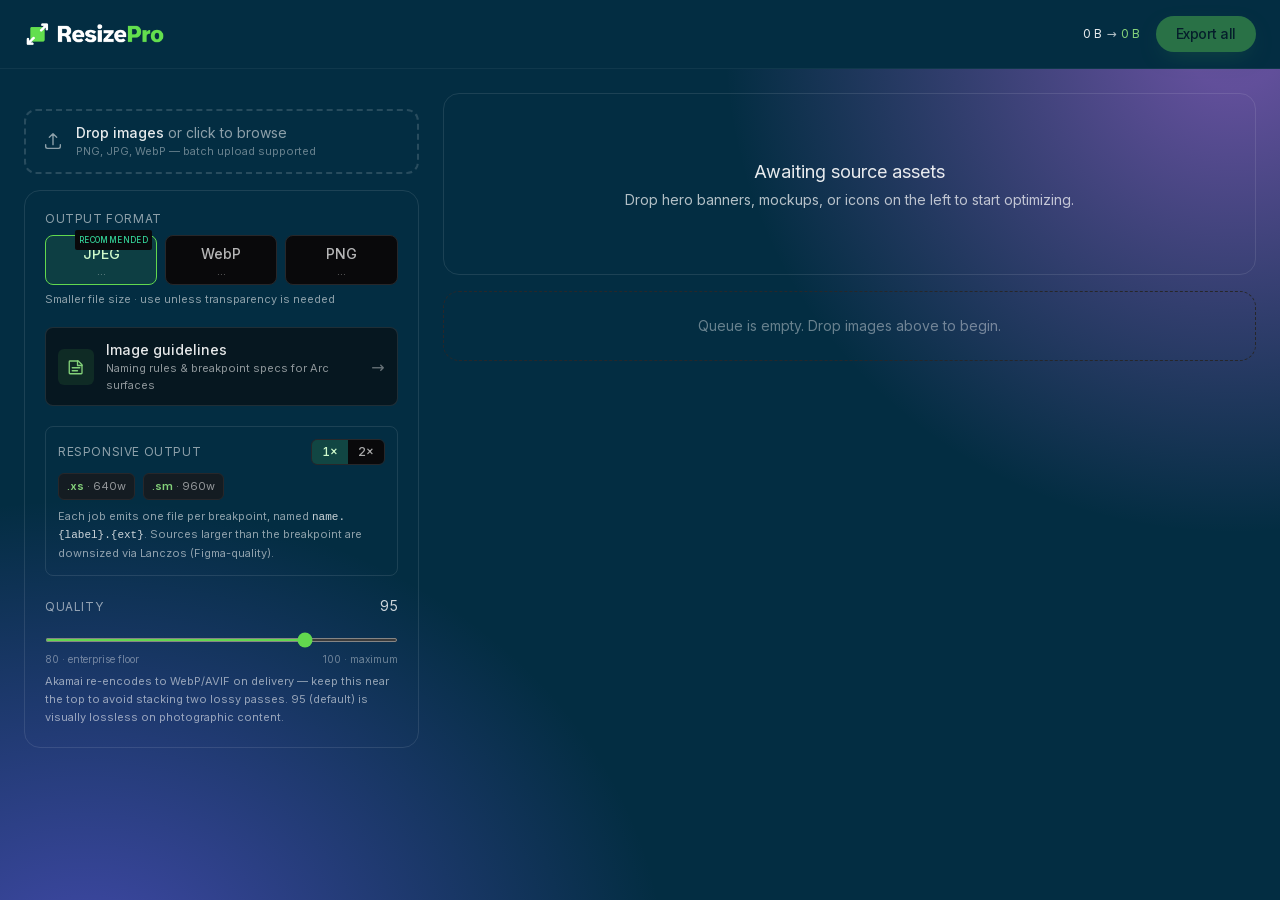
<file: index.html>
<!DOCTYPE html><!--_seUjcA3W_LsJeVqRWP_m--><html lang="en" class="__variable_f367f3"><head><meta charSet="utf-8"/><meta name="viewport" content="width=device-width, initial-scale=1"/><link rel="preload" href="/_next/static/media/e4af272ccee01ff0-s.p.woff2" as="font" crossorigin="" type="font/woff2"/><link rel="preload" as="image" href="/logo.png"/><link rel="stylesheet" href="/_next/static/css/0705d874abd3c13a.css" data-precedence="next"/><link rel="preload" as="script" fetchPriority="low" href="/_next/static/chunks/webpack-d491e9ab592c8439.js"/><script src="/_next/static/chunks/4bd1b696-c023c6e3521b1417.js" async=""></script><script src="/_next/static/chunks/255-d47fd57964443afe.js" async=""></script><script src="/_next/static/chunks/main-app-a6c5872f85f6428b.js" async=""></script><script src="/_next/static/chunks/677-a1a0465b9dfad68f.js" async=""></script><script src="/_next/static/chunks/app/page-4639336bc3e5a184.js" async=""></script><meta name="next-size-adjust" content=""/><title>Resize Pro</title><meta name="description" content="Clean, scalable image processing for enterprise workflow."/><script src="/_next/static/chunks/polyfills-42372ed130431b0a.js" noModule=""></script></head><body class="antialiased font-sans"><div hidden=""><!--$--><!--/$--></div><main class="min-h-screen text-white/90"><header class="border-b border-white/5 bg-[#032d42] sticky top-0 z-10"><div class="max-w-7xl mx-auto px-6 py-4 flex items-center justify-between gap-4"><div class="flex items-center min-w-0"><img src="/logo.png" alt="Resize Pro" class="h-8 w-auto flex-none"/></div><div class="flex items-center gap-4 text-xs flex-none"><div class="text-white/70 hidden sm:block tabular-nums"><span class="text-white/90">0 B</span><span class="mx-1">→</span><span class="text-snow-300">0 B</span></div><button disabled="" class="arc-btn-primary">Export all</button></div></div></header><div class="max-w-7xl mx-auto px-6 py-6 grid grid-cols-12 gap-6"><aside class="col-span-12 lg:col-span-4 space-y-4"><input id="_R_mavb_" type="file" accept="image/*" multiple="" class="sr-only"/><label for="_R_mavb_" class="relative flex items-center gap-3 rounded-xl border-2 border-dashed transition-all duration-200 cursor-pointer px-4 py-3 text-left border-white/15 hover:border-white/30"><svg width="22" height="22" viewBox="0 0 24 24" fill="none" stroke="currentColor" stroke-width="1.5" class="flex-none text-white/55"><path d="M12 16V4M12 4l-4 4m4-4l4 4" stroke-linecap="round" stroke-linejoin="round"></path><path d="M4 16v2a2 2 0 002 2h12a2 2 0 002-2v-2" stroke-linecap="round" stroke-linejoin="round"></path></svg><div class="min-w-0"><div class="text-sm"><span class="text-white/90 font-medium">Drop images</span><span class="text-white/55"> or click to browse</span></div><div class="text-[11px] text-white/40">PNG, JPG, WebP — batch upload supported</div></div></label><div class="rounded-2xl border border-white/10 p-5 space-y-5"><div><div class="text-xs uppercase tracking-wider text-white/55 mb-2">Output format</div><div class="grid grid-cols-3 gap-2"><button class="rounded-lg px-2 py-2 text-sm font-medium border transition-colors flex flex-col items-center gap-0.5 relative border-snow-400 bg-snow-400/10 text-snow-100" title="Smaller file size · use unless transparency is needed"><span>JPEG</span><span class="text-[10px] tabular-nums leading-none text-white/40">…</span><span class="absolute -top-1.5 right-1 text-[8px] uppercase tracking-wider text-emerald-400 bg-zinc-950 px-1 rounded-sm">recommended</span></button><button class="rounded-lg px-2 py-2 text-sm font-medium border transition-colors flex flex-col items-center gap-0.5 relative border-zinc-800 bg-zinc-950 text-white/70 hover:text-white/90 hover:border-zinc-700" title="Clean upload, Akamai converts on delivery"><span>WebP</span><span class="text-[10px] tabular-nums leading-none text-white/40">…</span></button><button class="rounded-lg px-2 py-2 text-sm font-medium border transition-colors flex flex-col items-center gap-0.5 relative border-zinc-800 bg-zinc-950 text-white/70 hover:text-white/90 hover:border-zinc-700" title="Lossless · use only when transparency is needed (logos, icons with alpha)"><span>PNG</span><span class="text-[10px] tabular-nums leading-none text-white/40">…</span></button></div><div class="mt-1.5 text-[11px] text-white/55">Smaller file size · use unless transparency is needed</div></div><button type="button" class="w-full rounded-lg border border-white/10 bg-zinc-950/60 hover:border-snow-400/40 hover:bg-snow-400/5 p-3 text-left transition-colors group" aria-label="Open image guidelines"><div class="flex items-center gap-3"><span class="size-9 rounded-md bg-snow-400/10 text-snow-300 flex items-center justify-center flex-none"><svg width="18" height="18" viewBox="0 0 24 24" fill="none" stroke="currentColor" stroke-width="1.75" stroke-linecap="round" stroke-linejoin="round" aria-hidden="true"><path d="M4 4h11l5 5v11a1 1 0 01-1 1H4a1 1 0 01-1-1V5a1 1 0 011-1z"></path><path d="M14 4v6h6"></path><path d="M7 13h10M7 17h7"></path></svg></span><div class="min-w-0 flex-1"><div class="text-sm font-medium text-white/90">Image guidelines</div><div class="text-[11px] text-white/55">Naming rules &amp; breakpoint specs for Arc surfaces</div></div><span class="text-white/40 group-hover:text-white/70 transition-colors">→</span></div></button><div class="rounded-lg border border-white/10 p-3"><div class="flex items-center justify-between gap-3 mb-2"><div class="text-xs uppercase tracking-wider text-white/55">Responsive output</div><div class="inline-flex rounded-md border border-zinc-800 overflow-hidden"><button class="px-2.5 py-1 text-xs font-medium tabular-nums transition-colors bg-snow-400/15 text-snow-100" title="Native breakpoint widths">1<!-- -->×</button><button class="px-2.5 py-1 text-xs font-medium tabular-nums transition-colors bg-zinc-950 text-white/65 hover:text-white/90" title="Retina · 2× width per breakpoint">2<!-- -->×</button></div></div><div class="flex gap-2 flex-wrap text-[11px]"><span class="rounded-md border border-zinc-800 bg-zinc-900/80 px-2 py-1 tabular-nums"><span class="text-snow-300 font-semibold">.<!-- -->xs</span><span class="text-white/55"> · <!-- -->640<!-- -->w</span></span><span class="rounded-md border border-zinc-800 bg-zinc-900/80 px-2 py-1 tabular-nums"><span class="text-snow-300 font-semibold">.<!-- -->sm</span><span class="text-white/55"> · <!-- -->960<!-- -->w</span></span></div><div class="mt-2 text-[11px] text-white/55 leading-relaxed">Each job emits one file per breakpoint, named<!-- --> <code class="text-white/80">name.{label}.{ext}</code>.<!-- --> <!-- -->Sources larger than the breakpoint are downsized via Lanczos (Figma-quality).</div></div><div><div class="flex justify-between items-baseline mb-2"><span class="text-xs uppercase tracking-wider text-white/55">Quality</span><span class="text-sm tabular-nums text-white/80">95</span></div><input type="range" min="80" max="100" step="1" class="w-full accent-snow-400" value="95"/><div class="flex justify-between text-[10px] text-white/40 mt-1"><span>80 · enterprise floor</span><span>100 · maximum</span></div><div class="mt-1.5 text-[11px] text-white/55 leading-relaxed">Akamai re-encodes to WebP/AVIF on delivery — keep this near the top to avoid stacking two lossy passes. 95 (default) is visually lossless on photographic content.</div></div></div></aside><section class="col-span-12 lg:col-span-8 space-y-4"><div class="rounded-2xl border border-white/10 p-16 text-center text-white/70"><div class="text-lg text-white/90 mb-1">Awaiting source assets</div><div class="text-sm">Drop hero banners, mockups, or icons on the left to start optimizing.</div></div><div class="rounded-2xl border border-dashed border-zinc-800 p-6 text-center text-sm text-white/40">Queue is empty. Drop images above to begin.</div></section></div></main><!--$--><!--/$--><script src="/_next/static/chunks/webpack-d491e9ab592c8439.js" id="_R_" async=""></script><script>(self.__next_f=self.__next_f||[]).push([0])</script><script>self.__next_f.push([1,"1:\"$Sreact.fragment\"\n2:I[9766,[],\"\"]\n3:I[8924,[],\"\"]\n4:I[1959,[],\"ClientPageRoot\"]\n5:I[2794,[\"677\",\"static/chunks/677-a1a0465b9dfad68f.js\",\"974\",\"static/chunks/app/page-4639336bc3e5a184.js\"],\"default\"]\n8:I[4431,[],\"OutletBoundary\"]\na:I[5278,[],\"AsyncMetadataOutlet\"]\nc:I[4431,[],\"ViewportBoundary\"]\ne:I[4431,[],\"MetadataBoundary\"]\nf:\"$Sreact.suspense\"\n11:I[7150,[],\"\"]\n:HL[\"/_next/static/media/e4af272ccee01ff0-s.p.woff2\",\"font\",{\"crossOrigin\":\"\",\"type\":\"font/woff2\"}]\n:HL[\"/_next/static/css/0705d874abd3c13a.css\",\"style\"]\n"])</script><script>self.__next_f.push([1,"0:{\"P\":null,\"b\":\"-seUjcA3W-LsJeVqRWP-m\",\"p\":\"\",\"c\":[\"\",\"\"],\"i\":false,\"f\":[[[\"\",{\"children\":[\"__PAGE__\",{}]},\"$undefined\",\"$undefined\",true],[\"\",[\"$\",\"$1\",\"c\",{\"children\":[[[\"$\",\"link\",\"0\",{\"rel\":\"stylesheet\",\"href\":\"/_next/static/css/0705d874abd3c13a.css\",\"precedence\":\"next\",\"crossOrigin\":\"$undefined\",\"nonce\":\"$undefined\"}]],[\"$\",\"html\",null,{\"lang\":\"en\",\"className\":\"__variable_f367f3\",\"children\":[\"$\",\"body\",null,{\"className\":\"antialiased font-sans\",\"children\":[\"$\",\"$L2\",null,{\"parallelRouterKey\":\"children\",\"error\":\"$undefined\",\"errorStyles\":\"$undefined\",\"errorScripts\":\"$undefined\",\"template\":[\"$\",\"$L3\",null,{}],\"templateStyles\":\"$undefined\",\"templateScripts\":\"$undefined\",\"notFound\":[[[\"$\",\"title\",null,{\"children\":\"404: This page could not be found.\"}],[\"$\",\"div\",null,{\"style\":{\"fontFamily\":\"system-ui,\\\"Segoe UI\\\",Roboto,Helvetica,Arial,sans-serif,\\\"Apple Color Emoji\\\",\\\"Segoe UI Emoji\\\"\",\"height\":\"100vh\",\"textAlign\":\"center\",\"display\":\"flex\",\"flexDirection\":\"column\",\"alignItems\":\"center\",\"justifyContent\":\"center\"},\"children\":[\"$\",\"div\",null,{\"children\":[[\"$\",\"style\",null,{\"dangerouslySetInnerHTML\":{\"__html\":\"body{color:#000;background:#fff;margin:0}.next-error-h1{border-right:1px solid rgba(0,0,0,.3)}@media (prefers-color-scheme:dark){body{color:#fff;background:#000}.next-error-h1{border-right:1px solid rgba(255,255,255,.3)}}\"}}],[\"$\",\"h1\",null,{\"className\":\"next-error-h1\",\"style\":{\"display\":\"inline-block\",\"margin\":\"0 20px 0 0\",\"padding\":\"0 23px 0 0\",\"fontSize\":24,\"fontWeight\":500,\"verticalAlign\":\"top\",\"lineHeight\":\"49px\"},\"children\":404}],[\"$\",\"div\",null,{\"style\":{\"display\":\"inline-block\"},\"children\":[\"$\",\"h2\",null,{\"style\":{\"fontSize\":14,\"fontWeight\":400,\"lineHeight\":\"49px\",\"margin\":0},\"children\":\"This page could not be found.\"}]}]]}]}]],[]],\"forbidden\":\"$undefined\",\"unauthorized\":\"$undefined\"}]}]}]]}],{\"children\":[\"__PAGE__\",[\"$\",\"$1\",\"c\",{\"children\":[[\"$\",\"$L4\",null,{\"Component\":\"$5\",\"searchParams\":{},\"params\":{},\"promises\":[\"$@6\",\"$@7\"]}],null,[\"$\",\"$L8\",null,{\"children\":[\"$L9\",[\"$\",\"$La\",null,{\"promise\":\"$@b\"}]]}]]}],{},null,false]},null,false],[\"$\",\"$1\",\"h\",{\"children\":[null,[[\"$\",\"$Lc\",null,{\"children\":\"$Ld\"}],[\"$\",\"meta\",null,{\"name\":\"next-size-adjust\",\"content\":\"\"}]],[\"$\",\"$Le\",null,{\"children\":[\"$\",\"div\",null,{\"hidden\":true,\"children\":[\"$\",\"$f\",null,{\"fallback\":null,\"children\":\"$L10\"}]}]}]]}],false]],\"m\":\"$undefined\",\"G\":[\"$11\",[]],\"s\":false,\"S\":true}\n"])</script><script>self.__next_f.push([1,"6:{}\n7:\"$0:f:0:1:2:children:1:props:children:0:props:params\"\n"])</script><script>self.__next_f.push([1,"d:[[\"$\",\"meta\",\"0\",{\"charSet\":\"utf-8\"}],[\"$\",\"meta\",\"1\",{\"name\":\"viewport\",\"content\":\"width=device-width, initial-scale=1\"}]]\n9:null\n"])</script><script>self.__next_f.push([1,"b:{\"metadata\":[[\"$\",\"title\",\"0\",{\"children\":\"Resize Pro\"}],[\"$\",\"meta\",\"1\",{\"name\":\"description\",\"content\":\"Clean, scalable image processing for enterprise workflow.\"}]],\"error\":null,\"digest\":\"$undefined\"}\n"])</script><script>self.__next_f.push([1,"10:\"$b:metadata\"\n"])</script></body></html>
</file>
<file: _next/static/css/0705d874abd3c13a.css>
*,:after,:before{--tw-border-spacing-x:0;--tw-border-spacing-y:0;--tw-translate-x:0;--tw-translate-y:0;--tw-rotate:0;--tw-skew-x:0;--tw-skew-y:0;--tw-scale-x:1;--tw-scale-y:1;--tw-pan-x: ;--tw-pan-y: ;--tw-pinch-zoom: ;--tw-scroll-snap-strictness:proximity;--tw-gradient-from-position: ;--tw-gradient-via-position: ;--tw-gradient-to-position: ;--tw-ordinal: ;--tw-slashed-zero: ;--tw-numeric-figure: ;--tw-numeric-spacing: ;--tw-numeric-fraction: ;--tw-ring-inset: ;--tw-ring-offset-width:0px;--tw-ring-offset-color:#fff;--tw-ring-color:rgb(59 130 246/0.5);--tw-ring-offset-shadow:0 0 #0000;--tw-ring-shadow:0 0 #0000;--tw-shadow:0 0 #0000;--tw-shadow-colored:0 0 #0000;--tw-blur: ;--tw-brightness: ;--tw-contrast: ;--tw-grayscale: ;--tw-hue-rotate: ;--tw-invert: ;--tw-saturate: ;--tw-sepia: ;--tw-drop-shadow: ;--tw-backdrop-blur: ;--tw-backdrop-brightness: ;--tw-backdrop-contrast: ;--tw-backdrop-grayscale: ;--tw-backdrop-hue-rotate: ;--tw-backdrop-invert: ;--tw-backdrop-opacity: ;--tw-backdrop-saturate: ;--tw-backdrop-sepia: ;--tw-contain-size: ;--tw-contain-layout: ;--tw-contain-paint: ;--tw-contain-style: }::backdrop{--tw-border-spacing-x:0;--tw-border-spacing-y:0;--tw-translate-x:0;--tw-translate-y:0;--tw-rotate:0;--tw-skew-x:0;--tw-skew-y:0;--tw-scale-x:1;--tw-scale-y:1;--tw-pan-x: ;--tw-pan-y: ;--tw-pinch-zoom: ;--tw-scroll-snap-strictness:proximity;--tw-gradient-from-position: ;--tw-gradient-via-position: ;--tw-gradient-to-position: ;--tw-ordinal: ;--tw-slashed-zero: ;--tw-numeric-figure: ;--tw-numeric-spacing: ;--tw-numeric-fraction: ;--tw-ring-inset: ;--tw-ring-offset-width:0px;--tw-ring-offset-color:#fff;--tw-ring-color:rgb(59 130 246/0.5);--tw-ring-offset-shadow:0 0 #0000;--tw-ring-shadow:0 0 #0000;--tw-shadow:0 0 #0000;--tw-shadow-colored:0 0 #0000;--tw-blur: ;--tw-brightness: ;--tw-contrast: ;--tw-grayscale: ;--tw-hue-rotate: ;--tw-invert: ;--tw-saturate: ;--tw-sepia: ;--tw-drop-shadow: ;--tw-backdrop-blur: ;--tw-backdrop-brightness: ;--tw-backdrop-contrast: ;--tw-backdrop-grayscale: ;--tw-backdrop-hue-rotate: ;--tw-backdrop-invert: ;--tw-backdrop-opacity: ;--tw-backdrop-saturate: ;--tw-backdrop-sepia: ;--tw-contain-size: ;--tw-contain-layout: ;--tw-contain-paint: ;--tw-contain-style: }/*
! tailwindcss v3.4.19 | MIT License | https://tailwindcss.com
*/*,:after,:before{box-sizing:border-box;border:0 solid #e5e7eb}:after,:before{--tw-content:""}:host,html{line-height:1.5;-webkit-text-size-adjust:100%;-moz-tab-size:4;-o-tab-size:4;tab-size:4;font-family:var(--font-inter),system-ui,-apple-system,sans-serif;font-feature-settings:normal;font-variation-settings:normal;-webkit-tap-highlight-color:transparent}body{margin:0;line-height:inherit}hr{height:0;color:inherit;border-top-width:1px}abbr:where([title]){-webkit-text-decoration:underline dotted;text-decoration:underline dotted}h1,h2,h3,h4,h5,h6{font-size:inherit;font-weight:inherit}a{color:inherit;text-decoration:inherit}b,strong{font-weight:bolder}code,kbd,pre,samp{font-family:ui-monospace,SFMono-Regular,Menlo,Monaco,Consolas,Liberation Mono,Courier New,monospace;font-feature-settings:normal;font-variation-settings:normal;font-size:1em}small{font-size:80%}sub,sup{font-size:75%;line-height:0;position:relative;vertical-align:baseline}sub{bottom:-.25em}sup{top:-.5em}table{text-indent:0;border-color:inherit;border-collapse:collapse}button,input,optgroup,select,textarea{font-family:inherit;font-feature-settings:inherit;font-variation-settings:inherit;font-size:100%;font-weight:inherit;line-height:inherit;letter-spacing:inherit;color:inherit;margin:0;padding:0}button,select{text-transform:none}button,input:where([type=button]),input:where([type=reset]),input:where([type=submit]){-webkit-appearance:button;background-color:transparent;background-image:none}:-moz-focusring{outline:auto}:-moz-ui-invalid{box-shadow:none}progress{vertical-align:baseline}::-webkit-inner-spin-button,::-webkit-outer-spin-button{height:auto}[type=search]{-webkit-appearance:textfield;outline-offset:-2px}::-webkit-search-decoration{-webkit-appearance:none}::-webkit-file-upload-button{-webkit-appearance:button;font:inherit}summary{display:list-item}blockquote,dd,dl,figure,h1,h2,h3,h4,h5,h6,hr,p,pre{margin:0}fieldset{margin:0}fieldset,legend{padding:0}menu,ol,ul{list-style:none;margin:0;padding:0}dialog{padding:0}textarea{resize:vertical}input::-moz-placeholder,textarea::-moz-placeholder{opacity:1;color:#9ca3af}input::placeholder,textarea::placeholder{opacity:1;color:#9ca3af}[role=button],button{cursor:pointer}:disabled{cursor:default}audio,canvas,embed,iframe,img,object,svg,video{display:block;vertical-align:middle}img,video{max-width:100%;height:auto}[hidden]:where(:not([hidden=until-found])){display:none}.container{width:100%}@media (min-width:640px){.container{max-width:640px}}@media (min-width:768px){.container{max-width:768px}}@media (min-width:1024px){.container{max-width:1024px}}@media (min-width:1280px){.container{max-width:1280px}}@media (min-width:1536px){.container{max-width:1536px}}.arc-btn-primary{display:inline-flex;align-items:center;justify-content:center;gap:.5rem;border-radius:9999px;--tw-bg-opacity:1;background-color:rgb(98 216 78/var(--tw-bg-opacity,1));padding:.5rem 1.25rem;font-size:.875rem;line-height:1.25rem;font-weight:500;letter-spacing:-.025em;--tw-text-opacity:1;color:rgb(9 9 11/var(--tw-text-opacity,1));--tw-shadow:0 8px 24px -8px rgba(98,216,78,0.45);--tw-shadow-colored:0 8px 24px -8px var(--tw-shadow-color);box-shadow:var(--tw-ring-offset-shadow,0 0 #0000),var(--tw-ring-shadow,0 0 #0000),var(--tw-shadow);transition-property:color,background-color,border-color,text-decoration-color,fill,stroke;transition-timing-function:cubic-bezier(.4,0,.2,1);transition-duration:.15s}.arc-btn-primary:hover{--tw-bg-opacity:1;background-color:rgb(132 210 122/var(--tw-bg-opacity,1))}.arc-btn-primary:focus-visible{--tw-shadow:0 0 0 3px rgba(98,216,78,0.35);--tw-shadow-colored:0 0 0 3px var(--tw-shadow-color);box-shadow:var(--tw-ring-offset-shadow,0 0 #0000),var(--tw-ring-shadow,0 0 #0000),var(--tw-shadow);outline:2px solid transparent;outline-offset:2px}.arc-btn-primary:active{--tw-bg-opacity:1;background-color:rgb(62 186 43/var(--tw-bg-opacity,1))}.arc-btn-primary:disabled{cursor:not-allowed;opacity:.4}.arc-btn-secondary{display:inline-flex;align-items:center;justify-content:center;gap:.5rem;border-radius:9999px;border-width:1px;border-color:rgb(255 255 255/.15);background-color:rgb(255 255 255/.03);padding:.375rem 1rem;font-size:.875rem;line-height:1.25rem;font-weight:500;letter-spacing:-.025em;color:rgb(255 255 255/.9);transition-property:color,background-color,border-color,text-decoration-color,fill,stroke;transition-timing-function:cubic-bezier(.4,0,.2,1);transition-duration:.15s}.arc-btn-secondary:hover{border-color:rgb(98 216 78/.6);background-color:rgb(255 255 255/.06)}.arc-btn-secondary:focus-visible{--tw-shadow:0 0 0 3px rgba(98,216,78,0.35);--tw-shadow-colored:0 0 0 3px var(--tw-shadow-color);box-shadow:var(--tw-ring-offset-shadow,0 0 #0000),var(--tw-ring-shadow,0 0 #0000),var(--tw-shadow);outline:2px solid transparent;outline-offset:2px}.arc-btn-secondary:disabled{cursor:not-allowed;opacity:.4}.sr-only{position:absolute;width:1px;height:1px;padding:0;margin:-1px;overflow:hidden;clip:rect(0,0,0,0);white-space:nowrap;border-width:0}.pointer-events-none{pointer-events:none}.static{position:static}.fixed{position:fixed}.absolute{position:absolute}.relative{position:relative}.sticky{position:sticky}.inset-0{inset:0}.-bottom-1\.5{bottom:-.375rem}.-left-1\.5{left:-.375rem}.-right-1\.5{right:-.375rem}.-right-2{right:-.5rem}.-top-1\.5{top:-.375rem}.-top-2{top:-.5rem}.bottom-0{bottom:0}.left-0{left:0}.left-1\/2{left:50%}.left-1\/3{left:33.333333%}.left-2\/3{left:66.666667%}.left-3{left:.75rem}.right-0{right:0}.right-1{right:.25rem}.right-3{right:.75rem}.top-0{top:0}.top-1\/2{top:50%}.top-1\/3{top:33.333333%}.top-2\/3{top:66.666667%}.top-3{top:.75rem}.z-10{z-index:10}.z-50{z-index:50}.col-span-12{grid-column:span 12/span 12}.mx-1{margin-left:.25rem;margin-right:.25rem}.mx-auto{margin-left:auto;margin-right:auto}.mb-1{margin-bottom:.25rem}.mb-2{margin-bottom:.5rem}.mb-3{margin-bottom:.75rem}.ml-1{margin-left:.25rem}.ml-2{margin-left:.5rem}.mr-1{margin-right:.25rem}.mt-1{margin-top:.25rem}.mt-1\.5{margin-top:.375rem}.mt-2{margin-top:.5rem}.block{display:block}.inline-block{display:inline-block}.flex{display:flex}.inline-flex{display:inline-flex}.grid{display:grid}.hidden{display:none}.size-12{width:3rem;height:3rem}.size-3\.5{width:.875rem;height:.875rem}.size-5{width:1.25rem;height:1.25rem}.size-7{width:1.75rem;height:1.75rem}.size-8{width:2rem;height:2rem}.size-9{width:2.25rem;height:2.25rem}.h-4{height:1rem}.h-7{height:1.75rem}.h-8{height:2rem}.h-auto{height:auto}.h-full{height:100%}.h-px{height:1px}.max-h-\[60vh\]{max-height:60vh}.max-h-\[85vh\]{max-height:85vh}.min-h-screen{min-height:100vh}.w-auto{width:auto}.w-full{width:100%}.w-px{width:1px}.min-w-0{min-width:0}.min-w-\[3\.5rem\]{min-width:3.5rem}.max-w-4xl{max-width:56rem}.max-w-7xl{max-width:80rem}.flex-1{flex:1 1 0%}.flex-none{flex:none}.-translate-x-1\/2{--tw-translate-x:-50%}.-translate-x-1\/2,.-translate-y-1\/2{transform:translate(var(--tw-translate-x),var(--tw-translate-y)) rotate(var(--tw-rotate)) skewX(var(--tw-skew-x)) skewY(var(--tw-skew-y)) scaleX(var(--tw-scale-x)) scaleY(var(--tw-scale-y))}.-translate-y-1\/2{--tw-translate-y:-50%}@keyframes spin{to{transform:rotate(1turn)}}.animate-spin{animation:spin 1s linear infinite}.cursor-crosshair{cursor:crosshair}.cursor-move{cursor:move}.cursor-nesw-resize{cursor:nesw-resize}.cursor-not-allowed{cursor:not-allowed}.cursor-nwse-resize{cursor:nwse-resize}.cursor-pointer{cursor:pointer}.touch-none{touch-action:none}.select-none{-webkit-user-select:none;-moz-user-select:none;user-select:none}.resize{resize:both}.list-outside{list-style-position:outside}.list-disc{list-style-type:disc}.grid-cols-1{grid-template-columns:repeat(1,minmax(0,1fr))}.grid-cols-12{grid-template-columns:repeat(12,minmax(0,1fr))}.grid-cols-2{grid-template-columns:repeat(2,minmax(0,1fr))}.grid-cols-3{grid-template-columns:repeat(3,minmax(0,1fr))}.flex-col{flex-direction:column}.flex-wrap{flex-wrap:wrap}.items-center{align-items:center}.items-baseline{align-items:baseline}.justify-end{justify-content:flex-end}.justify-center{justify-content:center}.justify-between{justify-content:space-between}.gap-0\.5{gap:.125rem}.gap-1{gap:.25rem}.gap-1\.5{gap:.375rem}.gap-2{gap:.5rem}.gap-3{gap:.75rem}.gap-4{gap:1rem}.gap-5{gap:1.25rem}.gap-6{gap:1.5rem}.gap-x-6{-moz-column-gap:1.5rem;column-gap:1.5rem}.gap-y-1{row-gap:.25rem}.space-y-1>:not([hidden])~:not([hidden]){--tw-space-y-reverse:0;margin-top:calc(.25rem * calc(1 - var(--tw-space-y-reverse)));margin-bottom:calc(.25rem * var(--tw-space-y-reverse))}.space-y-1\.5>:not([hidden])~:not([hidden]){--tw-space-y-reverse:0;margin-top:calc(.375rem * calc(1 - var(--tw-space-y-reverse)));margin-bottom:calc(.375rem * var(--tw-space-y-reverse))}.space-y-2>:not([hidden])~:not([hidden]){--tw-space-y-reverse:0;margin-top:calc(.5rem * calc(1 - var(--tw-space-y-reverse)));margin-bottom:calc(.5rem * var(--tw-space-y-reverse))}.space-y-2\.5>:not([hidden])~:not([hidden]){--tw-space-y-reverse:0;margin-top:calc(.625rem * calc(1 - var(--tw-space-y-reverse)));margin-bottom:calc(.625rem * var(--tw-space-y-reverse))}.space-y-3>:not([hidden])~:not([hidden]){--tw-space-y-reverse:0;margin-top:calc(.75rem * calc(1 - var(--tw-space-y-reverse)));margin-bottom:calc(.75rem * var(--tw-space-y-reverse))}.space-y-4>:not([hidden])~:not([hidden]){--tw-space-y-reverse:0;margin-top:calc(1rem * calc(1 - var(--tw-space-y-reverse)));margin-bottom:calc(1rem * var(--tw-space-y-reverse))}.space-y-5>:not([hidden])~:not([hidden]){--tw-space-y-reverse:0;margin-top:calc(1.25rem * calc(1 - var(--tw-space-y-reverse)));margin-bottom:calc(1.25rem * var(--tw-space-y-reverse))}.space-y-8>:not([hidden])~:not([hidden]){--tw-space-y-reverse:0;margin-top:calc(2rem * calc(1 - var(--tw-space-y-reverse)));margin-bottom:calc(2rem * var(--tw-space-y-reverse))}.divide-y>:not([hidden])~:not([hidden]){--tw-divide-y-reverse:0;border-top-width:calc(1px * calc(1 - var(--tw-divide-y-reverse)));border-bottom-width:calc(1px * var(--tw-divide-y-reverse))}.divide-white\/10>:not([hidden])~:not([hidden]){border-color:rgb(255 255 255/.1)}.overflow-auto{overflow:auto}.overflow-hidden{overflow:hidden}.overflow-y-auto{overflow-y:auto}.truncate{overflow:hidden;text-overflow:ellipsis}.truncate,.whitespace-nowrap{white-space:nowrap}.break-all{word-break:break-all}.rounded{border-radius:.25rem}.rounded-2xl{border-radius:1rem}.rounded-full{border-radius:9999px}.rounded-lg{border-radius:.5rem}.rounded-md{border-radius:.375rem}.rounded-sm{border-radius:.125rem}.rounded-xl{border-radius:.75rem}.border{border-width:1px}.border-2{border-width:2px}.border-b{border-bottom-width:1px}.border-t{border-top-width:1px}.border-dashed{border-style:dashed}.border-amber-500\/30{border-color:rgb(245 158 11/.3)}.border-snow-400{--tw-border-opacity:1;border-color:rgb(98 216 78/var(--tw-border-opacity,1))}.border-snow-400\/70{border-color:rgb(98 216 78/.7)}.border-white\/10{border-color:rgb(255 255 255/.1)}.border-white\/15{border-color:rgb(255 255 255/.15)}.border-white\/5{border-color:rgb(255 255 255/.05)}.border-zinc-800{--tw-border-opacity:1;border-color:rgb(39 39 42/var(--tw-border-opacity,1))}.border-zinc-950{--tw-border-opacity:1;border-color:rgb(9 9 11/var(--tw-border-opacity,1))}.border-t-transparent{border-top-color:transparent}.bg-\[\#032d42\]{--tw-bg-opacity:1;background-color:rgb(3 45 66/var(--tw-bg-opacity,1))}.bg-amber-500\/5{background-color:rgb(245 158 11/.05)}.bg-black\/55{background-color:rgb(0 0 0/.55)}.bg-black\/70{background-color:rgb(0 0 0/.7)}.bg-emerald-500\/15{background-color:rgb(16 185 129/.15)}.bg-red-500\/15{background-color:rgb(239 68 68/.15)}.bg-snow-400{--tw-bg-opacity:1;background-color:rgb(98 216 78/var(--tw-bg-opacity,1))}.bg-snow-400\/10{background-color:rgb(98 216 78/.1)}.bg-snow-400\/15{background-color:rgb(98 216 78/.15)}.bg-snow-400\/5{background-color:rgb(98 216 78/.05)}.bg-snow-400\/90{background-color:rgb(98 216 78/.9)}.bg-white\/10{background-color:rgb(255 255 255/.1)}.bg-white\/15{background-color:rgb(255 255 255/.15)}.bg-white\/30{background-color:rgb(255 255 255/.3)}.bg-zinc-800{--tw-bg-opacity:1;background-color:rgb(39 39 42/var(--tw-bg-opacity,1))}.bg-zinc-900\/40{background-color:rgb(24 24 27/.4)}.bg-zinc-900\/80{background-color:rgb(24 24 27/.8)}.bg-zinc-950{--tw-bg-opacity:1;background-color:rgb(9 9 11/var(--tw-bg-opacity,1))}.bg-zinc-950\/60{background-color:rgb(9 9 11/.6)}.bg-zinc-950\/95{background-color:rgb(9 9 11/.95)}.object-cover{-o-object-fit:cover;object-fit:cover}.p-16{padding:4rem}.p-3{padding:.75rem}.p-4{padding:1rem}.p-5{padding:1.25rem}.p-6{padding:1.5rem}.px-1{padding-left:.25rem;padding-right:.25rem}.px-2{padding-left:.5rem;padding-right:.5rem}.px-2\.5{padding-left:.625rem;padding-right:.625rem}.px-3{padding-left:.75rem;padding-right:.75rem}.px-4{padding-left:1rem;padding-right:1rem}.px-6{padding-left:1.5rem;padding-right:1.5rem}.py-0\.5{padding-top:.125rem;padding-bottom:.125rem}.py-1{padding-top:.25rem;padding-bottom:.25rem}.py-1\.5{padding-top:.375rem;padding-bottom:.375rem}.py-2{padding-top:.5rem;padding-bottom:.5rem}.py-2\.5{padding-top:.625rem;padding-bottom:.625rem}.py-3{padding-top:.75rem;padding-bottom:.75rem}.py-4{padding-top:1rem;padding-bottom:1rem}.py-5{padding-top:1.25rem;padding-bottom:1.25rem}.py-6{padding-top:1.5rem;padding-bottom:1.5rem}.pb-3{padding-bottom:.75rem}.pl-5{padding-left:1.25rem}.pl-\[4\.5rem\]{padding-left:4.5rem}.pt-3{padding-top:.75rem}.pt-6{padding-top:1.5rem}.text-left{text-align:left}.text-center{text-align:center}.font-mono{font-family:ui-monospace,SFMono-Regular,Menlo,Monaco,Consolas,Liberation Mono,Courier New,monospace}.font-sans{font-family:var(--font-inter),system-ui,-apple-system,sans-serif}.text-\[10px\]{font-size:10px}.text-\[11px\]{font-size:11px}.text-\[12px\]{font-size:12px}.text-\[13px\]{font-size:13px}.text-\[8px\]{font-size:8px}.text-base{font-size:1rem;line-height:1.5rem}.text-lg{font-size:1.125rem;line-height:1.75rem}.text-sm{font-size:.875rem;line-height:1.25rem}.text-xl{font-size:1.25rem;line-height:1.75rem}.text-xs{font-size:.75rem;line-height:1rem}.font-medium{font-weight:500}.font-semibold{font-weight:600}.uppercase{text-transform:uppercase}.lowercase{text-transform:lowercase}.normal-case{text-transform:none}.italic{font-style:italic}.tabular-nums{--tw-numeric-spacing:tabular-nums;font-variant-numeric:var(--tw-ordinal) var(--tw-slashed-zero) var(--tw-numeric-figure) var(--tw-numeric-spacing) var(--tw-numeric-fraction)}.leading-none{line-height:1}.leading-relaxed{line-height:1.625}.tracking-normal{letter-spacing:0}.tracking-wider{letter-spacing:.05em}.text-amber-300{--tw-text-opacity:1;color:rgb(252 211 77/var(--tw-text-opacity,1))}.text-amber-300\/90{color:rgb(252 211 77/.9)}.text-emerald-300{--tw-text-opacity:1;color:rgb(110 231 183/var(--tw-text-opacity,1))}.text-emerald-400{--tw-text-opacity:1;color:rgb(52 211 153/var(--tw-text-opacity,1))}.text-red-300{--tw-text-opacity:1;color:rgb(252 165 165/var(--tw-text-opacity,1))}.text-snow-100{--tw-text-opacity:1;color:rgb(207 250 203/var(--tw-text-opacity,1))}.text-snow-200{--tw-text-opacity:1;color:rgb(163 243 153/var(--tw-text-opacity,1))}.text-snow-200\/80{color:rgb(163 243 153/.8)}.text-snow-300{--tw-text-opacity:1;color:rgb(132 210 122/var(--tw-text-opacity,1))}.text-snow-400{--tw-text-opacity:1;color:rgb(98 216 78/var(--tw-text-opacity,1))}.text-white{--tw-text-opacity:1;color:rgb(255 255 255/var(--tw-text-opacity,1))}.text-white\/35{color:rgb(255 255 255/.35)}.text-white\/40{color:rgb(255 255 255/.4)}.text-white\/55{color:rgb(255 255 255/.55)}.text-white\/60{color:rgb(255 255 255/.6)}.text-white\/65{color:rgb(255 255 255/.65)}.text-white\/70{color:rgb(255 255 255/.7)}.text-white\/80{color:rgb(255 255 255/.8)}.text-white\/85{color:rgb(255 255 255/.85)}.text-white\/90{color:rgb(255 255 255/.9)}.text-zinc-950{--tw-text-opacity:1;color:rgb(9 9 11/var(--tw-text-opacity,1))}.antialiased{-webkit-font-smoothing:antialiased;-moz-osx-font-smoothing:grayscale}.accent-snow-400{accent-color:#62d84e}.opacity-60{opacity:.6}.shadow-2xl{--tw-shadow:0 25px 50px -12px rgb(0 0 0/0.25);--tw-shadow-colored:0 25px 50px -12px var(--tw-shadow-color)}.shadow-2xl,.shadow-\[0_0_0_1px_rgba\(0\2c 0\2c 0\2c 0\.5\)\]{box-shadow:var(--tw-ring-offset-shadow,0 0 #0000),var(--tw-ring-shadow,0 0 #0000),var(--tw-shadow)}.shadow-\[0_0_0_1px_rgba\(0\2c 0\2c 0\2c 0\.5\)\]{--tw-shadow:0 0 0 1px rgba(0,0,0,0.5);--tw-shadow-colored:0 0 0 1px var(--tw-shadow-color)}.shadow-\[0_0_10px_rgba\(98\2c 216\2c 78\2c 0\.7\)\]{--tw-shadow:0 0 10px rgba(98,216,78,0.7);--tw-shadow-colored:0 0 10px var(--tw-shadow-color)}.shadow-\[0_0_10px_rgba\(98\2c 216\2c 78\2c 0\.7\)\],.shadow-lg{box-shadow:var(--tw-ring-offset-shadow,0 0 #0000),var(--tw-ring-shadow,0 0 #0000),var(--tw-shadow)}.shadow-lg{--tw-shadow:0 10px 15px -3px rgb(0 0 0/0.1),0 4px 6px -4px rgb(0 0 0/0.1);--tw-shadow-colored:0 10px 15px -3px var(--tw-shadow-color),0 4px 6px -4px var(--tw-shadow-color)}.blur{--tw-blur:blur(8px)}.blur,.filter{filter:var(--tw-blur) var(--tw-brightness) var(--tw-contrast) var(--tw-grayscale) var(--tw-hue-rotate) var(--tw-invert) var(--tw-saturate) var(--tw-sepia) var(--tw-drop-shadow)}.backdrop-blur{--tw-backdrop-blur:blur(8px)}.backdrop-blur,.backdrop-blur-sm{backdrop-filter:var(--tw-backdrop-blur) var(--tw-backdrop-brightness) var(--tw-backdrop-contrast) var(--tw-backdrop-grayscale) var(--tw-backdrop-hue-rotate) var(--tw-backdrop-invert) var(--tw-backdrop-opacity) var(--tw-backdrop-saturate) var(--tw-backdrop-sepia)}.backdrop-blur-sm{--tw-backdrop-blur:blur(4px)}.transition-all{transition-property:all;transition-timing-function:cubic-bezier(.4,0,.2,1);transition-duration:.15s}.transition-colors{transition-property:color,background-color,border-color,text-decoration-color,fill,stroke;transition-timing-function:cubic-bezier(.4,0,.2,1);transition-duration:.15s}.duration-200{transition-duration:.2s}:root{--arc-color-infiniteblue:#032d42}body,html{background:radial-gradient(ellipse 582px 480px at left 85px bottom -80px,rgba(118,97,255,.5) 10%,rgba(118,97,255,0) 100%),radial-gradient(ellipse 510px 495px at right 46px top 38px,rgba(191,113,242,.5) 10%,rgba(191,113,242,0) 100%),var(--arc-color-infiniteblue);background-attachment:fixed;color:rgba(255,255,255,.8);font-feature-settings:"cv11","ss01","ss03";text-rendering:optimizeLegibility;-webkit-font-smoothing:antialiased;-moz-osx-font-smoothing:grayscale}h1,h2,h3{letter-spacing:-.02em}input[type=range]{height:4px}.marker\:text-white\/40 ::marker{color:rgb(255 255 255/.4)}.marker\:text-white\/40::marker{color:rgb(255 255 255/.4)}.placeholder\:text-white\/30::-moz-placeholder{color:rgb(255 255 255/.3)}.placeholder\:text-white\/30::placeholder{color:rgb(255 255 255/.3)}.hover\:border-snow-400\/40:hover{border-color:rgb(98 216 78/.4)}.hover\:border-white\/30:hover{border-color:rgb(255 255 255/.3)}.hover\:border-zinc-700:hover{--tw-border-opacity:1;border-color:rgb(63 63 70/var(--tw-border-opacity,1))}.hover\:bg-snow-400:hover{--tw-bg-opacity:1;background-color:rgb(98 216 78/var(--tw-bg-opacity,1))}.hover\:bg-snow-400\/5:hover{background-color:rgb(98 216 78/.05)}.hover\:bg-white\/10:hover{background-color:rgb(255 255 255/.1)}.hover\:bg-white\/5:hover{background-color:rgb(255 255 255/.05)}.hover\:bg-zinc-800\/40:hover{background-color:rgb(39 39 42/.4)}.hover\:text-snow-200:hover{--tw-text-opacity:1;color:rgb(163 243 153/var(--tw-text-opacity,1))}.hover\:text-white:hover{--tw-text-opacity:1;color:rgb(255 255 255/var(--tw-text-opacity,1))}.hover\:text-white\/80:hover{color:rgb(255 255 255/.8)}.hover\:text-white\/90:hover{color:rgb(255 255 255/.9)}.hover\:text-zinc-950:hover{--tw-text-opacity:1;color:rgb(9 9 11/var(--tw-text-opacity,1))}.focus\:border-snow-400\/60:focus{border-color:rgb(98 216 78/.6)}.focus\:outline-none:focus{outline:2px solid transparent;outline-offset:2px}.disabled\:text-white\/30:disabled{color:rgb(255 255 255/.3)}.disabled\:opacity-40:disabled{opacity:.4}.disabled\:hover\:bg-transparent:hover:disabled{background-color:transparent}.disabled\:hover\:text-white\/30:hover:disabled{color:rgb(255 255 255/.3)}.group:hover .group-hover\:text-white\/70{color:rgb(255 255 255/.7)}@media (min-width:640px){.sm\:block{display:block}.sm\:grid-cols-2{grid-template-columns:repeat(2,minmax(0,1fr))}.sm\:grid-cols-3{grid-template-columns:repeat(3,minmax(0,1fr))}.sm\:grid-cols-4{grid-template-columns:repeat(4,minmax(0,1fr))}}@media (min-width:768px){.md\:grid-cols-2{grid-template-columns:repeat(2,minmax(0,1fr))}}@media (min-width:1024px){.lg\:col-span-4{grid-column:span 4/span 4}.lg\:col-span-8{grid-column:span 8/span 8}.lg\:grid-cols-3{grid-template-columns:repeat(3,minmax(0,1fr))}}@font-face{font-family:Inter;font-style:normal;font-weight:100 900;font-display:swap;src:url(/_next/static/media/ba9851c3c22cd980-s.woff2) format("woff2");unicode-range:u+0460-052f,u+1c80-1c8a,u+20b4,u+2de0-2dff,u+a640-a69f,u+fe2e-fe2f}@font-face{font-family:Inter;font-style:normal;font-weight:100 900;font-display:swap;src:url(/_next/static/media/21350d82a1f187e9-s.woff2) format("woff2");unicode-range:u+0301,u+0400-045f,u+0490-0491,u+04b0-04b1,u+2116}@font-face{font-family:Inter;font-style:normal;font-weight:100 900;font-display:swap;src:url(/_next/static/media/c5fe6dc8356a8c31-s.woff2) format("woff2");unicode-range:u+1f??}@font-face{font-family:Inter;font-style:normal;font-weight:100 900;font-display:swap;src:url(/_next/static/media/19cfc7226ec3afaa-s.woff2) format("woff2");unicode-range:u+0370-0377,u+037a-037f,u+0384-038a,u+038c,u+038e-03a1,u+03a3-03ff}@font-face{font-family:Inter;font-style:normal;font-weight:100 900;font-display:swap;src:url(/_next/static/media/df0a9ae256c0569c-s.woff2) format("woff2");unicode-range:u+0102-0103,u+0110-0111,u+0128-0129,u+0168-0169,u+01a0-01a1,u+01af-01b0,u+0300-0301,u+0303-0304,u+0308-0309,u+0323,u+0329,u+1ea0-1ef9,u+20ab}@font-face{font-family:Inter;font-style:normal;font-weight:100 900;font-display:swap;src:url(/_next/static/media/8e9860b6e62d6359-s.woff2) format("woff2");unicode-range:u+0100-02ba,u+02bd-02c5,u+02c7-02cc,u+02ce-02d7,u+02dd-02ff,u+0304,u+0308,u+0329,u+1d00-1dbf,u+1e00-1e9f,u+1ef2-1eff,u+2020,u+20a0-20ab,u+20ad-20c0,u+2113,u+2c60-2c7f,u+a720-a7ff}@font-face{font-family:Inter;font-style:normal;font-weight:100 900;font-display:swap;src:url(/_next/static/media/e4af272ccee01ff0-s.p.woff2) format("woff2");unicode-range:u+00??,u+0131,u+0152-0153,u+02bb-02bc,u+02c6,u+02da,u+02dc,u+0304,u+0308,u+0329,u+2000-206f,u+20ac,u+2122,u+2191,u+2193,u+2212,u+2215,u+feff,u+fffd}@font-face{font-family:Inter Fallback;src:local("Arial");ascent-override:90.44%;descent-override:22.52%;line-gap-override:0.00%;size-adjust:107.12%}.__className_f367f3{font-family:Inter,Inter Fallback;font-style:normal}.__variable_f367f3{--font-inter:"Inter","Inter Fallback"}
</file>
